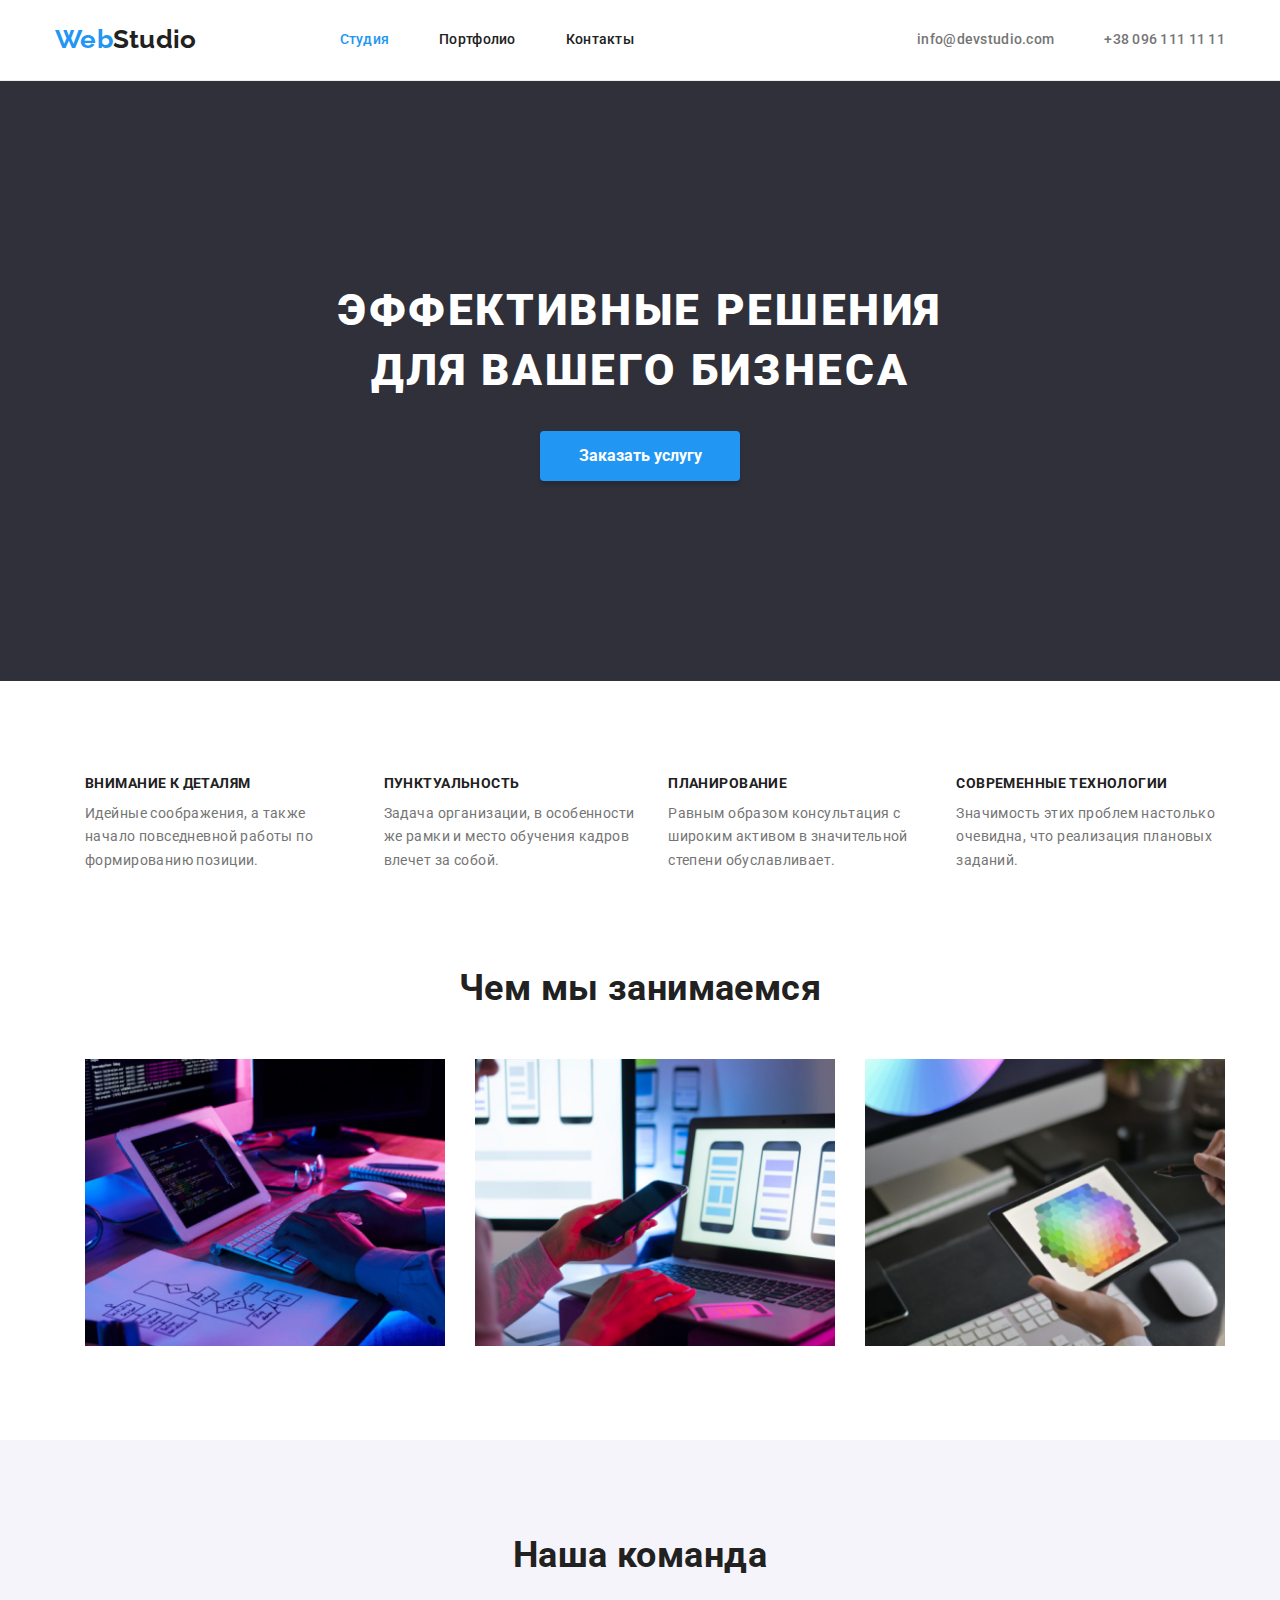
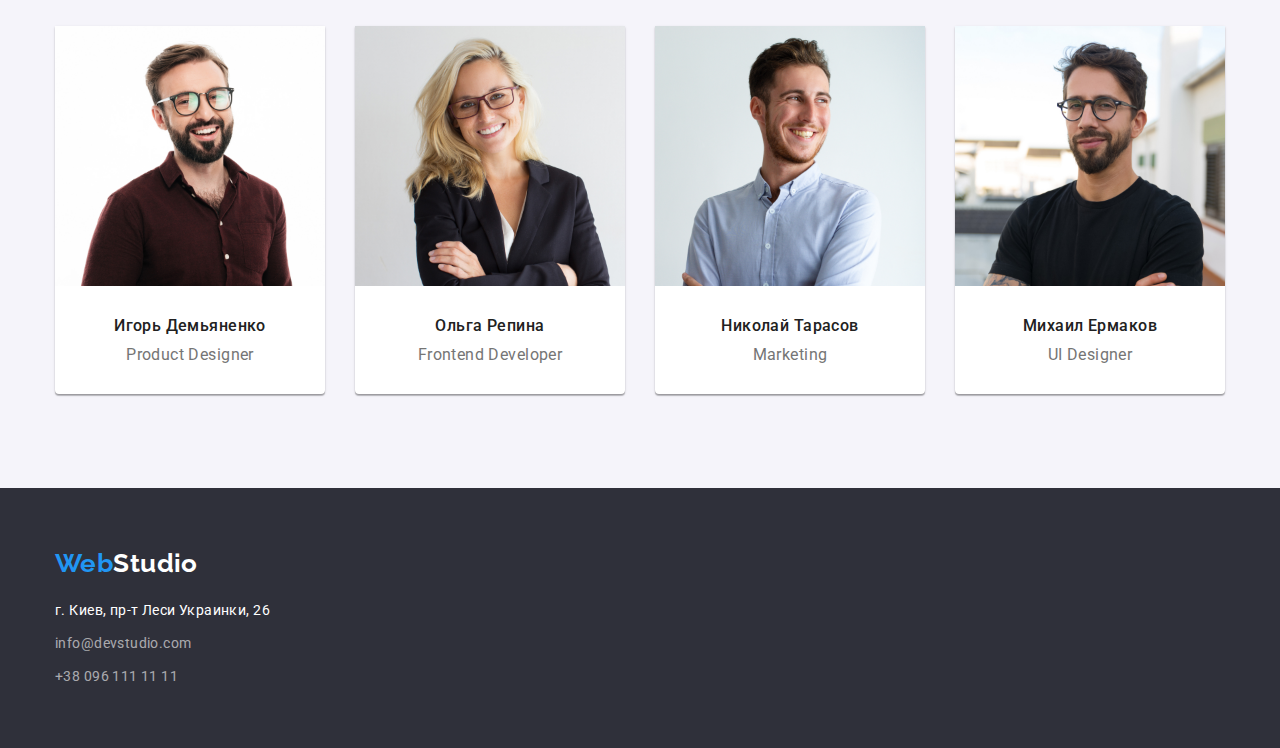
<file: index.html>
<!DOCTYPE html>
<html lang="ru">
<head>
    <meta charset="UTF-8">
    <meta http-equiv="X-UA-Compatible" content="IE=edge">
    <meta name="viewport" content="width=device-width, initial-scale=1.0">
    <title>Document</title>
    <link rel="preconnect" href="https://fonts.googleapis.com">
    <link rel="preconnect" href="https://fonts.gstatic.com" crossorigin>
    <link href="https://fonts.googleapis.com/css2?family=Raleway:wght@700&family=Roboto:wght@400;500;700;900&display=swap"
        rel="stylesheet">
        <link rel="stylesheet" href="https://cdnjs.cloudflare.com/ajax/libs/modern-normalize/1.1.0/modern-normalize.min.css">
        <link rel="stylesheet" href="./CSS/styles.css">
    
</head>

<body class="body">
    <header class="header">
        <div class="container">
    <nav class="header-nav-link">
            <a class="header-logo" href="">Web<span class="logo-second">Studio</span></a>
            <ul class="header-list">
                <li class="header-item"><a href="./index.html" class="header-link current">Студия</a>
                <li class="header-item"><a href="./portfolio.html" class="header-link">Портфолио</a></li>
                <li class="header-item"><a href="" class="header-link">Контакты</a></li>
            </ul>
    </nav>

        <ul class="header-list">
            <li><a href="mailto:info@devstudio.com" class="header-tel">info@devstudio.com</a>
            <li><a href="tel:+380961111111" class="header-tel">+38 096 111 11 11</a></li>
        </ul>
        </div>
    </header>
    
    
    <main>
            <section class="hero section">
            <div class="container">
                <h1 class="hero-title">Эффективные решения для вашего бизнеса</h1>
                <button  type="button" class="hero-button">Заказать услугу</button>
            </div>
            </section>
        
        
        <section class="about section">
            <div class="container">
            <h2 class="about-title visually-hidden">Нашы преимущества</h2>
            <ul class="abaut-list">
                <li class="about-item">
                    <h3 class="about-title-next">Внимание к деталям</h3>
                    <p class="about-text">Идейные соображения, а также начало повседневной работы по формированию позиции.</p>
                </li>
        
                <li class="about-item">
                    <h3 class="about-title-next">Пунктуальность</h3>
                    <p class="about-text">Задача организации, в особенности же рамки и место обучения кадров влечет за собой.</p>
                </li>
        
                <li class="about-item">
                    <h3 class="about-title-next">Планирование</h3>
                    <p class="about-text">Равным образом консультация с широким активом в значительной степени обуславливает.</p>
                </li>
        
                <li class="about-item">
                    <h3 class="about-title-next">Современные технологии</h3>
                    <p class="about-text">Значимость этих проблем настолько очевидна, что реализация плановых заданий.</p>
                </li>
            </ul>
            </div>
        </section>
        
        <section class="future section">
            <div class="container">
            <h2 class="future-title">Чем мы занимаемся</h2>
            <ul class="future-list">
                <li class="future-item">
                    <img src="./images/img1.jpg" alt="рис_1" width="370">
                </li>
                <li class="future-item">
                    <img src="./images/img2.jpg" alt="рис_2" width="370">
                </li>
                <li class="future-item">
                    <img src="./images/img3.jpg" alt="рис_3" width="370">
                </li>
            </ul>
            </div>
        </section>
        
        <section class="comand section">
            <div class="container">
            <h2 class="comand-title">Наша команда</h2>
            <ul class="comand-list">
                <li class="comand-item">
                <img src="./images/img4.jpg" alt="команда" width="270">
                <h3 class="comand-title-next">Игорь Демьяненко</h3>
                <p class="comand-text" lang="en">Product Designer</p>
                </li>
            
                <li class="comand-item">
                <img src="./images/img5.jpg" alt="команда" width="270">
                <h3 class="comand-title-next">Ольга Репина</h3>
                <p class="comand-text" lang="en">Frontend Developer</p>
                </li>
            
                <li class="comand-item">
                <img src="./images/img6.jpg" alt="команда" width="270">
                <h3 class="comand-title-next">Николай Тарасов</h3>
                <p class="comand-text" lang="en">Marketing</p>
                </li>
            
                <li class="comand-item">
                <img src="./images/img7.jpg" alt="команда" width="270">
                <h3 class="comand-title-next">Михаил Ермаков</h3>
                <p class="comand-text" lang="en">UI Designer</p>
                </li>
            </ul>
            </div>
        </section>
    </main>

    <footer class="footer">
        <div class="container">
        <a class="footer-logo" href="">Web<span class="logo-studia">Studio</span></a>
        <address class="address">
            <ul class="footer-list">
                <li class="footer-item"><a href="https://goo.gl/maps/j93fLEUZZpS2GddB9" class="link-address">г. Киев, пр-т Леси Украинки, 26</a></li>
                <li class="footer-item"><a href="mailto:info@devstudio.com" class="footer-link">
                    info@devstudio.com</a></li>
                <li class="footer-item"><a href="tel:+380961111111" class="footer-link">
                    +38 096 111 11 11</a></li>
            </ul>
        </address>
        </div>
    </footer>
</body>
</html>
</file>
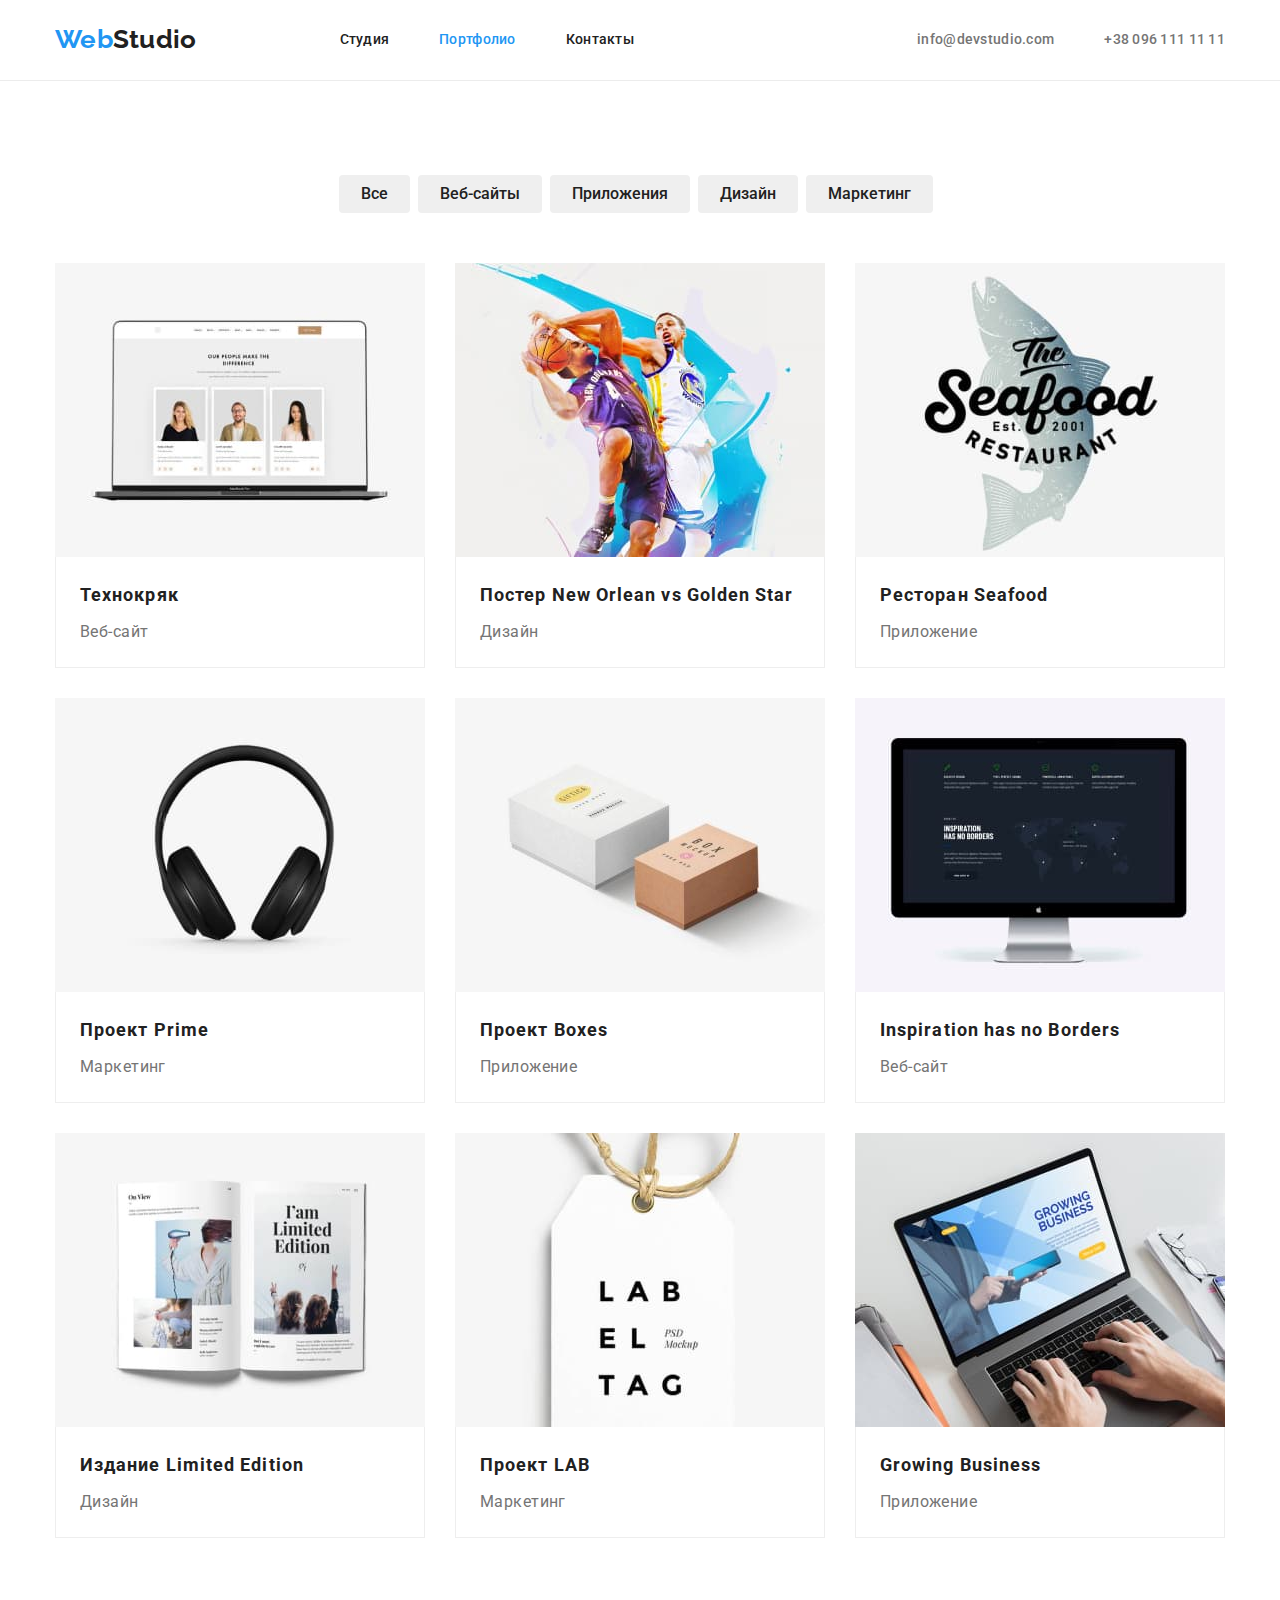
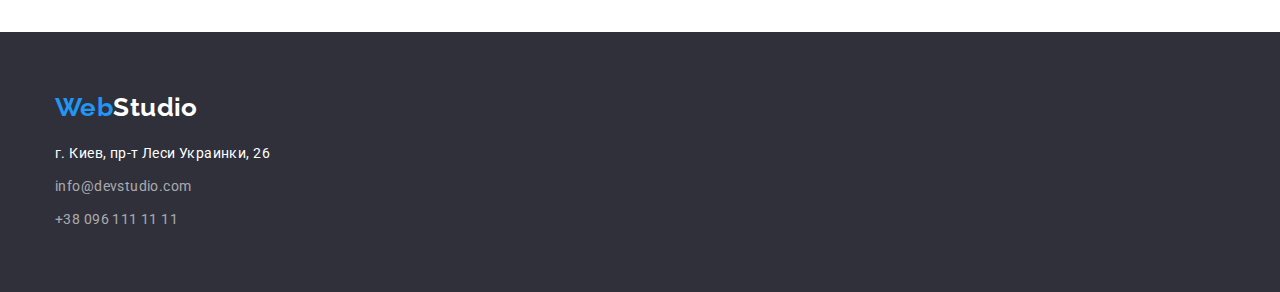
<file: portfolio.html>
<!DOCTYPE html>
<html lang="ru">
<head>
    <meta charset="UTF-8">
    <meta http-equiv="X-UA-Compatible" content="IE=edge">
    <meta name="viewport" content="width=device-width, initial-scale=1.0">
    <title>Document</title>
    <link rel="preconnect" href="https://fonts.googleapis.com">
    <link rel="preconnect" href="https://fonts.gstatic.com" crossorigin>
    <link href="https://fonts.googleapis.com/css2?family=Raleway:wght@700&family=Roboto:wght@400;500;700;900&display=swap"
        rel="stylesheet">
        <link rel="stylesheet" href="https://cdnjs.cloudflare.com/ajax/libs/modern-normalize/1.1.0/modern-normalize.min.css">
    <link rel="stylesheet" href="./CSS/styles.css">
</head>
<body class="body">
    <header class="header">
        <div class="container">
        <nav class="header-nav-link">
            <a class="header-logo" href="">Web<span class="logo-second">Studio</span></a>
            <ul class="header-list">
                <li class="header-item"><a href="./index.html" class="header-link">Студия</a>
                <li class="header-item"><a href="./portfolio.html" class="header-link current">Портфолио</a></li>
                <li class="header-item"><a href="" class="header-link">Контакты</a></li>
            </ul>
        </nav>
        
        <ul class="header-list">
            <li><a href="mailto:info@devstudio.com" class="header-tel">info@devstudio.com</a>
            <li><a href="tel:+380961111111" class="header-tel">+38 096 111 11 11</a></li>
        </ul>
        </div>
    </header>
    <main>
        <section class="portfolio section">
            <div class="container">
            <h1 class="portfolio-title visually-hidden">Портфолио</h1>
            <ul class="portfolio-list">
                <li><button type="button" class="portfolio-button">Все</button></li>
                <li><button type="button" class="portfolio-button">Веб-сайты</button></li>
                <li><button type="button" class="portfolio-button">Приложения</button></li>
                <li><button type="button" class="portfolio-button">Дизайн</button></li>
                <li><button type="button" class="portfolio-button">Маркетинг</button></li>
            </ul>
            
            <ul class="work-list">
            <li class="work-item">
                    <a class="work-link" href=""><img src="./images/Tehnokrjak.jpg" alt="ноутбук" width="370">
                <div class="text-card">
                    <h2 class="work-title">Технокряк</h2>
                    <p class="work-text">Веб-сайт</p>
                </div>
                </a>
            </li>
                
            <li class="work-item">
                    <a class="work-link" href=""><img src="./images/New_Orlean.jpg" alt="постер" width="370">
                <div class="text-card">
                    <h2 class="work-title">Постер New Orlean vs Golden Star</h2>
                    <p class="work-text">Дизайн</p>
                </div>
                </a>
            </li>
                    
            <li class="work-item">
                    <a class="work-link" href=""><img src="./images/Restoran.jpg" alt="ресторан" width="370">
                <div class="text-card">
                    <h2 class="work-title">Ресторан Seafood</h2>
                    <p class="work-text">Приложение</p>
                </div>
                </a>
            </li>
                 
            <li class="work-item">
                    <a class="work-link" href=""><img src="./images/Project_Prime.jpg" alt="наушники" width="370">
                <div class="text-card">
                    <h2 class="work-title">Проект Prime</h2>
                    <p class="work-text">Маркетинг</p>
                </div>
                </a>
            </li>
                 
            <li class="work-item">
                    <a class="work-link" href=""><img src="./images/Boxes.jpg" alt="коробки" width="370">
                <div class="text-card">
                    <h2 class="work-title">Проект Boxes</h2>
                    <p class="work-text">Приложение</p>
                </div>
                </a>
            </li>
                  
            <li class="work-item">
                    <a class="work-link" href=""><img src="./images/Inspiration.jpg" alt="мониттор" width="370">
                <div class="text-card">
                    <h2 class="work-title">Inspiration has no Borders</h2>
                    <p class="work-text">Веб-сайт</p>
                </div>
                </a>
            </li>
                  
            <li class="work-item">
                    <a class="work-link" href=""><img src="./images/Limited_Edition.jpg" alt="книга" width="370">
                <div class="text-card">
                    <h2 class="work-title">Издание Limited Edition</h2>
                    <p class="work-text">Дизайн</p>
                </div>
                </a>
            </li>
                 
            <li class="work-item">
                    <a class="work-link" href=""><img src="./images/Project_Lab.jpg" alt="брелок" width="370">
                <div class="text-card">
                    <h2 class="work-title">Проект LAB</h2>
                    <p class="work-text">Маркетинг</p>
                </div>
                </a>
            </li>
                
            <li class="work-item">
                    <a class="work-link" href=""><img src="./images/Business.jpg" alt="работает на ноутбуке" width="370">
                <div class="text-card">
                    <h2 class="work-title">Growing Business</h2>
                    <p class="work-text">Приложение</p>
                </div>
                </a>
            </li>
            </ul>
            </div>
        </section>
    </main>
    
    <footer class="footer">
        <div class="container">
        <a class="footer-logo" href="">Web<span class="logo-studia">Studio</span></a>
        <address class="address">
            <ul class="footer-list">
                <li class="footer-item"><a href="https://goo.gl/maps/j93fLEUZZpS2GddB9" class="link-address">г. Киев, пр-т
                        Леси Украинки, 26</a></li>
                <li class="footer-item"><a href="mailto:info@devstudio.com" class="footer-link">
                        info@devstudio.com</a></li>
                <li class="footer-item"><a href="tel:+380961111111" class="footer-link">
                        +38 096 111 11 11</a></li>
            </ul>
        </address>
        </div>
    </footer>

    
    
</body>
</html>
</file>
<file: CSS/styles.css>
:root {
--portfolio-button: #212121;
--background-color-comand: #F5F4FA;
--background-heder: #FFFFFF;
--logo: #2196F3;
--logo-second: #212121;
--header-nav-link: #2196F3;
--header-item: #212121;
--header-link: #212121;
--header-tel: #757575;
--hero-background-color: #2F303A;
--hero-title: #FFFFFF;
--background-future-work-about-portfolio: #E5E5E5;
--footer-backgr: #2F303A;
--footer-logo-studia: #FFFFFF;
--footer-link: rgba(255, 255, 255, 0.6);
--address: #FFFFFF;
--current: #2196F3;
--primary-text-color: #212121;
--secondary-text-color: #757575;
--button-begr-color: #2196F3;

}


.body {
    font-family: 'Roboto', sans-serif;
    font-size: 14px;
    letter-spacing: 0.03em;
    
    
} 

p,
ul,
h1,
h2,
h3,
h4,
h5,
h6 {
    margin-top: 0;
    margin-bottom: 0;
}

ul {
    list-style: none;
    margin: 0;
    padding: 0;
}

img {
    display: block;
    max-width: 100%;
    height: auto;
}

.section {
    padding-top: 94px;
    padding-bottom: 94px;
}

.container {
    width: 1200px;
    margin: 0 auto;
    padding-left: 15px;
    padding-right: 15px;
    /* outline: 3px solid red; */
}

/* ------------------------------Heder------------------------------ */
.header {
    border-bottom: 1px solid #ECECEC;
}

.header-logo {
    padding-top: 24px;
    padding-bottom: 25px;
    margin-right: 93px;
    
    text-decoration: none;
    font-family: 'Raleway', sans-serif;
    font-weight: 700;
    font-size: 26px;
    line-height: 1.19;
    
    color: var(--logo)
}

.logo-second {
    color: var(--logo-second)
}

.header-nav-link {
    
    display: flex;
    
    font-weight: 500;
    font-size: 14px;
    line-height: 1.14;
    letter-spacing: 0.02em;
    color: var(--header-nav-link)
}
    
 
.header .container {
    display: flex;
    
}
.header-list {
    
    display: flex;
    align-items: center;
    
    margin-left: auto;
    list-style-type: none;
}

.header-item {
    margin-left: 50px;
    list-style: none;
    font-weight: 500;
    font-size: 14px;
    line-height: 1.14;
    letter-spacing: 0.02em;

    color: var(--header-item)
}



.header-link {
    padding: 32px 0;
    align-items: center;
    
    text-decoration: none;
    font-weight: 500;
    font-size: 14px;
    line-height: 1.14;
    letter-spacing: 0.02em;

    color: var(--header-link) 
}

.current {
    color: var(--current)
}

.header-link:hover, 
.header-link:focus, 
.header-tel:hover,
.header-tel:focus {
    color: #2196F3;
}

.header-tel {
    padding: 32px 0;
    margin-left: 50px;

    text-decoration: none;
    list-style: none;
    font-weight: 500;
    font-size: 14px;
    line-height: 1.14;
    letter-spacing: 0.02em;
    
    color: var(--header-tel)
}

/* ------------------------------Hero------------------------------ */
.hero {
    text-align: center;
    padding-top: 200px;
    padding-bottom: 200px;
    
    background: var(--hero-background-color)
}


.hero-title {
    width: 696px;
    margin-top: 0;
    margin-right: auto;
    margin-left: auto;
    margin-bottom: 30px;
    
    font-weight: 900;
    font-size: 44px;
    line-height: 1.36;
    letter-spacing: 0.06em;
    text-transform: uppercase;
    
    color: var(--hero-title)
}

.hero-button {
    padding: 10px 32px;
    min-width: 200px;
    height: 50px;
    border: transparent;
    display: inline-block;
    
    cursor: pointer;
    font-family: inherit;
    font-weight: 700;
    font-size: 16px;
    line-height: 1.87;
    
    color: #FFFFFF;
    background: #2196F3;
    box-shadow: 0px 4px 4px rgba(0, 0, 0, 0.15);
    border-radius: 4px
    
}

/* ------------------------------Portfolio------------------------------ */


.portfolio-list {
    margin-bottom: 50px;
    justify-content: center;
    display: flex;
   
    list-style: none;
}

.portfolio-button {
    display: flex;
    
    justify-content: center;
    margin-right: 8px;
    padding: 6px 22px;
    
    cursor: pointer;
    font-family: inherit;
    font-weight: 500;
    font-size: 16px;
    line-height: 1.62;
    text-align: center;
    border-radius: 4px;
    border: 1px solid var(--button-begr-color);
    border: transparent;
    
    color: var(--portfolio-button)
}

.portfolio-button:hover, 
.portfolio-button:focus {
    background: #2196F3;
    color: #FFFFFF;
}

/* ------------------------------About------------------------------ */

.about-title {
    
}
.visually-hidden {
    position: absolute;
    width: 1px;
    height: 1px;
    margin: -1px;
    border: 0;
    padding: 0;
    white-space: nowrap;
    clip-path: inset(100%);
    clip: rect(0 0 0 0);
    overflow: hidden;
}
.abaut-list {
    margin: 0;
    display: flex;
    list-style: none;
}

.about-title-next {
    display: inline-block;
    margin-bottom: 10px;
    margin-left: 30px;
    
    font-weight: 700;
    font-size: 14px;
    line-height: 1.14;
    text-transform: uppercase;
    color: var(--primary-text-color)
}

.about-text {
    display: inline-block;
    margin-left: 30px;
    margin: bottom 10px;
   
    font-size: 14px;
    line-height: 1.71;
    color: var(--secondary-text-color)
}

/* ------------------------------Comand------------------------------ */
.comand {
    background: var(--background-color-comand)
}

.comand-title {
    margin-bottom: 50px;
    
    font-weight: 700;
    font-size: 36px;
    line-height: 1.17;
    text-align: center;
    color: var(--primary-text-color)
}

.comand-list {
    display: flex;
    margin-left: -30px;
    margin-top: -50px;

    
}

.comand-item {
    flex-basis: calc((100% - 30px) / 4);
    margin-left: 30px;
    margin-top: 50px;
    box-shadow: 0px 1px 3px rgba(0, 0, 0, 0.12), 0px 1px 1px rgba(0, 0, 0, 0.14), 0px 2px 1px rgba(0, 0, 0, 0.2);
    border-radius: 0px 0px 4px 4px;
    background-color: var(--background-heder);
}


.comand-title-next {
    margin-top: 30px;
    margin-bottom: 10px;

    font-weight: 500;
    font-size: 16px;
    line-height: 1.19;
    text-align: center;
    
    color: var(--primary-text-color) 
}
 
.comand-text {
    margin-bottom: 30px;
    
    font-size: 16px;
    line-height: 1.19;
    text-align: center;
    
    color: var(--secondary-text-color)
}
    
    

/* ------------------------------Work------------------------------ */

.work-item {
    flex-basis: calc(100% / 3 - 30px);
    margin-left: 30px;
    margin-top: 30px;
}

.work-list {
    display: flex;
    flex-wrap: wrap;
    margin-left: -30px;
    margin-top: -30px;
    
    list-style: none;
}


.work-title {
    margin-bottom: 4px;
    
    text-decoration: none;
    font-weight: 700;
    font-size: 18px;
    line-height: 2.00;
    letter-spacing: 0.06em;
    
    color: var(--primary-text-color)
}

.text-card {
    padding: 20px 24px;
    border-right: 1px solid #EEEEEE;
    border-left: 1px solid #EEEEEE;
    border-bottom: 1px solid #EEEEEE;
}

.work-text {
    

    font-size: 16px;
    line-height: 1.87;
    color: var(--secondary-text-color)
}

.work-link {
    text-decoration: none;
}


/* ------------------------------Future------------------------------ */
.future {
    padding-top: 0;
}

.future-title {
    margin-bottom: 50px;
    
    font-weight: 700;
    font-size: 36px;
    line-height: 1.17;
    text-align: center;
    
    color: var(--primary-text-color)
}

.future-list {
    display: flex;
    justify-content: space-between;
    
    list-style-type: none;
}

.future-item {
   margin-left: 30px;
}



/* ------------------------------Footer------------------------------ */
.footer {
    padding: 60px 0px;
    background: var(--footer-backgr)
}

.footer-logo {
    display: inline-block;
    margin-bottom: 20px;
    
    font-family: 'Raleway',sans-serif;
    text-decoration: none;
    font-weight: 700;
    font-size: 26px;
    line-height: 1.19;
    
    color: var(--logo)
}

.logo-studia {
    color: var(--footer-logo-studia) 
}

.address {
    font-family: 'Roboto';
    font-style: normal;
    font-weight: 400;
    font-size: 14px;
    line-height: 1.71;
    
    color: var(--address)
}


.footer-list {
    margin: 0;
    padding: 0;
    
    list-style: none;
}

.link-address{
    text-decoration: none;
    color: var(--address)
}

.footer-item:not(:last-child) {
    margin-bottom: 9px;
}
.footer-item {
    font-size: 14px;
    line-height: 1.71;
    
    color: var(--address)
}

.footer-link {
    text-decoration: none;
    color: var(--footer-link)
}

.footer-link:hover, 
.footer-link:focus, 
.link-address:hover, 
.link-address:focus {
    color: #2196F3;
}
</file>
